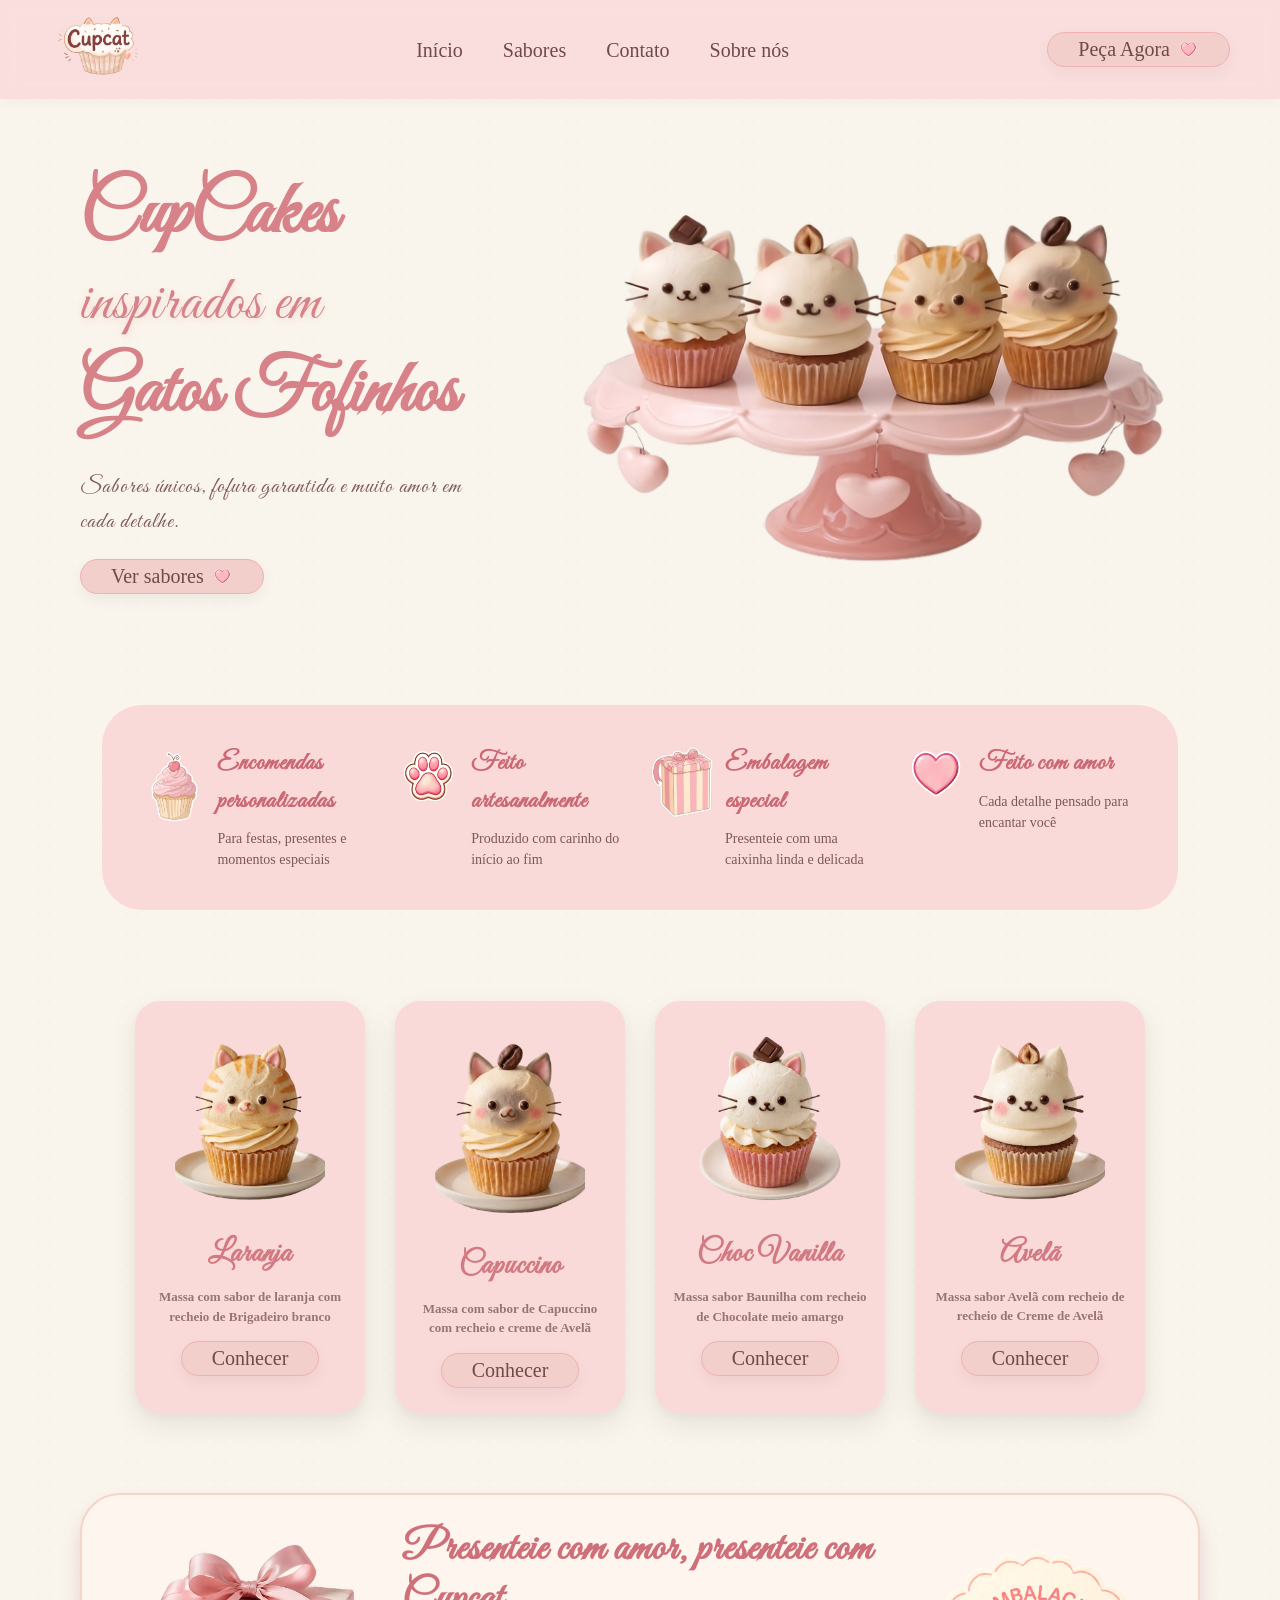
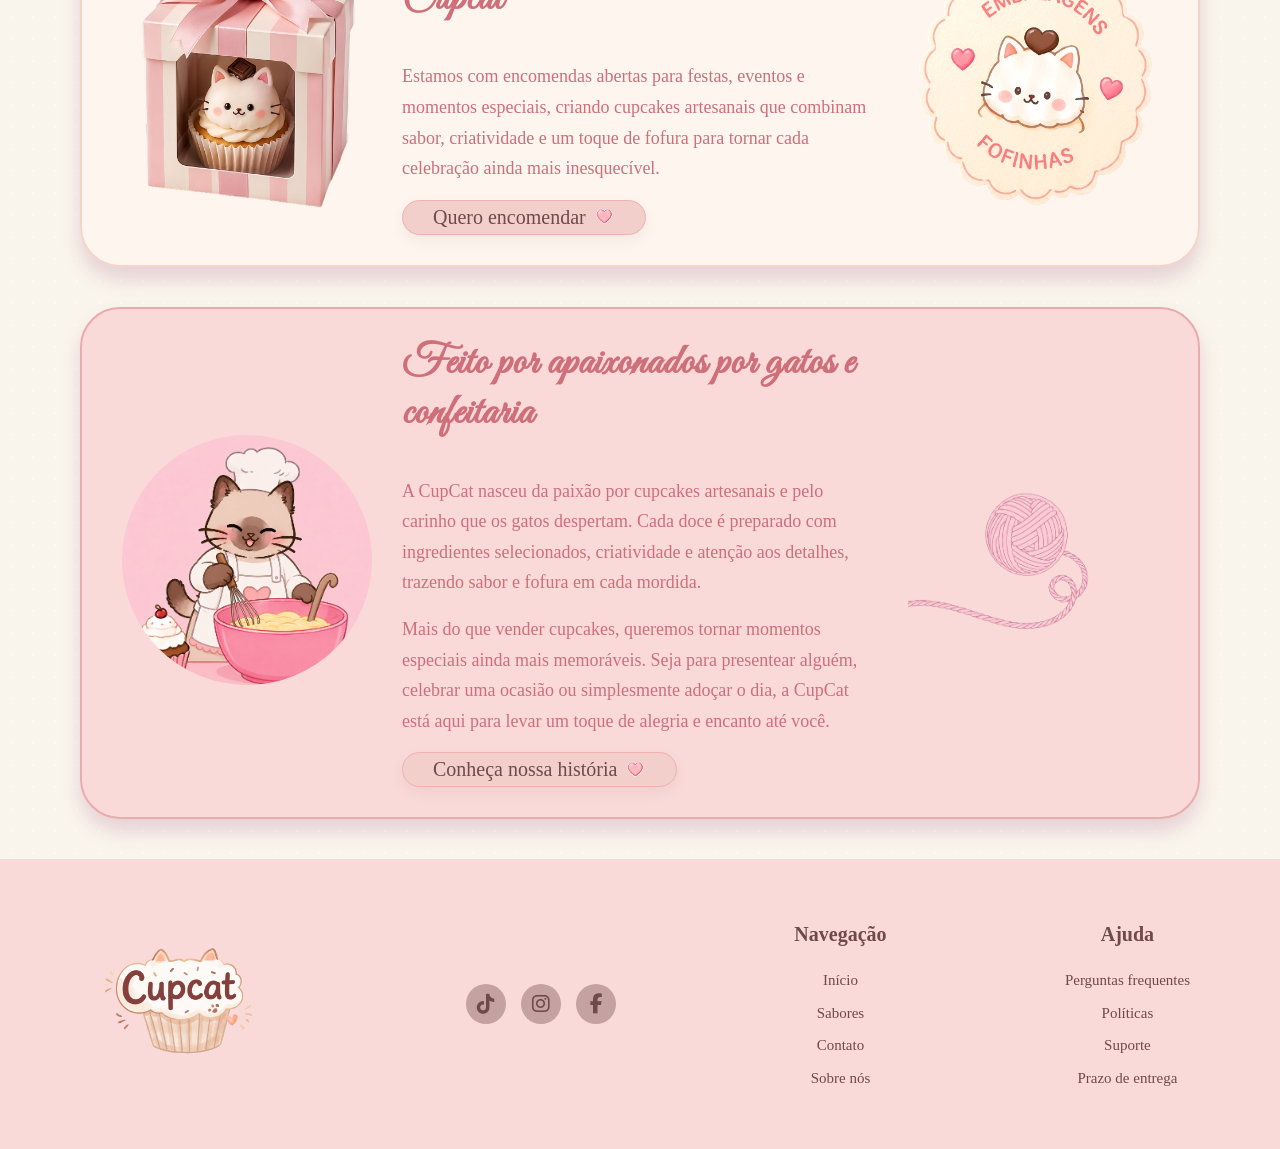
<file: index.html>
<!doctype html>
<html lang="pt-BR">
    <head>
        <meta charset="UTF-8" />
        <meta name="viewport" content="width=device-width, initial-scale=1.0" />
        <meta name="description" content="CupCat — Cupcakes artesanais inspirados em raças de gato. Sabores únicos, embalagens especiais e encomendas para festas e momentos especiais." />
        <meta name="theme-color" content="#fadad9" />
        <meta property="og:type" content="website" />
        <meta property="og:title" content="CupCat — Cupcakes inspirados em raças de gato" />
        <meta property="og:description" content="Sabores únicos, fofura garantida e muito amor em cada detalhe." />
        <meta property="og:image" content="Art CupCat/LogoSemFundo.png" />

        <link rel="stylesheet" href="Style.css" />
        <link rel="icon" href="Art CupCat/LogoSemFundo.png" />
        <link rel="stylesheet" href="https://cdnjs.cloudflare.com/ajax/libs/font-awesome/6.5.0/css/all.min.css" />
        <link rel="preconnect" href="https://fonts.googleapis.com">
        <link rel="preconnect" href="https://fonts.gstatic.com" crossorigin>
        <link href="https://fonts.googleapis.com/css2?family=Great+Vibes&display=swap" rel="stylesheet">
        <title>CupCat</title>
    </head>
    <body>
        <header>
            <nav>
                <div class="logo">
                    <img src="Art CupCat/LogoSemFundo.png" alt="Logo CupCat" />
                </div>
                <ul class="menu">
                    <li><a href="#">Início</a></li>
                    <li><a href="#">Sabores</a></li>
                    <li><a href="#">Contato</a></li>
                    <li><a href="#">Sobre nós</a></li>
                </ul>

                <button class="button">
                    Peça Agora
                    <img src="Art CupCat/icons/iconcoracao.png" alt="" />
                </button>
            </nav>
        </header>

        <main>
            <section class="hero">
                <div class="hero-text">
                    <h1>CupCakes</h1>
                    <h2>inspirados em</h2>
                    <h1>Gatos Fofinhos</h1>
                    <p> Sabores únicos, fofura garantida e muito amor em cada detalhe.</p>
                    <button class="button">
                        Ver sabores
                        <img src="Art CupCat/icons/iconcoracao.png" alt="" />
                    </button>
                </div>
                <div class="cupcakesprato">
                    <img src="Art CupCat/cupcakes/cupcakesJntos.png" alt="Prato com quatro Cupcakes"/>
                </div>
            </section>

            <section class="beneficios">
                <div class="beneficios-card">
                    <img src="Art CupCat/icons/iconcupcake.png" alt="Icone de cupcake" loading="lazy"/>
                    <div>
                        <h3>Encomendas personalizadas</h3>
                        <p>Para festas, presentes e momentos especiais</p>
                    </div>
                </div>

                <div class="beneficios-card">
                    <img src="Art CupCat/icons/iconPata.png" alt="Icone de Pata" loading="lazy"/>
                    <div>
                        <h3>Feito artesanalmente</h3>
                        <p>Produzido com carinho do início ao fim</p>
                    </div>
                </div>

                <div class="beneficios-card">
                    <img src="Art CupCat/icons/iconcaixa.png" alt="Icone de caixa" loading="lazy" />
                    <div>
                        <h3>Embalagem especial</h3>
                        <p>Presenteie com uma caixinha linda e delicada</p>
                    </div>
                </div>

                <div class="beneficios-card">
                    <img src="Art CupCat/icons/iconcoracao.png" alt="Icone de coração" loading="lazy" />
                    <div>
                        <h3>Feito com amor</h3>
                        <p>Cada detalhe pensado para encantar você</p>
                    </div>
                </div>
            </section>

            <section class="sabores">
                <div class="cards">
                    <div class="card">
                        <img src="Art CupCat/cupcakes/cupcatLaranja.png" alt="Cupcake sabor Laranja" loading="lazy" />
                        <h3>Laranja</h3>
                        <p>Massa com sabor de laranja com recheio de Brigadeiro branco </p>
                        <button class="button">Conhecer</button>
                    </div>

                    <div class="card">
                        <img src="Art CupCat/cupcakes/cafe.png" alt="Cupcake sabor Capuccino" loading="lazy" />
                        <h3>Capuccino</h3>
                        <p>Massa com sabor de Capuccino com recheio e creme de Avelã</p>
                        <button class="button">Conhecer</button>
                    </div>

                    <div class="card">
                        <img src="Art CupCat/cupcakes/chocvanilla.png" alt="Cupcake sabor Choc Vanilla" loading="lazy" />
                        <h3>Choc Vanilla</h3>
                        <p>Massa sabor Baunilha com recheio de Chocolate meio amargo</p>
                        <button class="button">Conhecer</button>
                    </div>

                    <div class="card">
                        <img src="Art CupCat/cupcakes/avela.png" alt="Cupcake sabor Avelã" loading="lazy" /> 
                        <h3>Avelã</h3>
                        <p> Massa sabor Avelã com recheio de recheio de Creme de Avelã</p>
                        <button class="button">Conhecer</button>
                    </div>
                </div>
            </section>

            <section class="promo-section">
                <div class="promo-card">
                    <div class="image-caixa">
                        <img src="Art CupCat/cupcakes/cupcakeCaixa.png" alt="Caixa para presente" loading="lazy" />
                    </div>
                    <div class="promo-content">
                        <h2>Presenteie com amor, presenteie com Cupcat</h2>
                        <p>Estamos com encomendas abertas para festas, eventos e momentos especiais, criando cupcakes artesanais que combinam sabor, criatividade e um toque de fofura para tornar cada celebração ainda mais inesquecível.</p>
                        <button class="button">
                            Quero encomendar
                            <img src="Art CupCat/icons/iconcoracao.png" alt="" />
                        </button>
                    </div>
                    <div class="promo-side">
                        <img src="Art CupCat/icons/seloEmbalagens.png" alt="Selo de embalagens especiais" loading="lazy" />
                    </div>
                </div>

                <div class="promo-card purple">
                    <div class="imagem-gato">
                        <img src="Art CupCat/gatoCozinhando.png" alt="Gato cozinhando cupcakes" loading="lazy" />
                    </div>
                    <div class="promo-content">
                        <h2>Feito por apaixonados por gatos e confeitaria</h2>
                        <p>A CupCat nasceu da paixão por cupcakes artesanais e pelo carinho que os gatos despertam. Cada doce é preparado com ingredientes selecionados, criatividade e atenção aos detalhes, trazendo sabor e fofura em cada mordida.</p>
                        <p>Mais do que vender cupcakes, queremos tornar momentos especiais ainda mais memoráveis. Seja para presentear alguém, celebrar uma ocasião ou simplesmente adoçar o dia, a CupCat está aqui para levar um toque de alegria e encanto até você. </p>
                        <button class="button">
                            Conheça nossa história
                            <img src="Art CupCat/icons/iconcoracao.png" alt="" />
                        </button>
                    </div>
                    <div class="promo-side">
                        <img src="Art CupCat/icons/iconNovelo.png" alt="Novelo de lã lilas" loading="lazy" />
                    </div>
                </div>
            </section>
        </main>

        <footer class="footer">
            <div class="footer-container">
                <div class="footerLogo">
                    <img src="Art CupCat/LogoSemFundo.png" alt="Logo CupCat" loading="lazy" />
                </div>

                <div class="social">
                    <a href="#" aria-label="TikTok">
                        <i class="fa-brands fa-tiktok" aria-hidden="true"></i>
                    </a>
                    <a href="#" aria-label="Instagram">
                        <i class="fa-brands fa-instagram" aria-hidden="true"></i>
                    </a>
                    <a href="#" aria-label="Facebook">
                        <i class="fa-brands fa-facebook-f" aria-hidden="true"></i>
                    </a>
                </div>

                <div class="footer-links">
                    <h3>Navegação</h3>
                    <a href="#">Início</a>
                    <a href="#">Sabores</a>
                    <a href="#">Contato</a>
                    <a href="#">Sobre nós</a>
                </div>

                <div class="footer-links">
                    <h3>Ajuda</h3>
                    <a href="#">Perguntas frequentes</a>
                    <a href="#">Políticas</a>
                    <a href="#">Suporte</a>
                    <a href="#">Prazo de entrega</a>
                </div>
            </div>
        </footer>
    </body>
</html>
</file>
<file: Style.css>
:root {
    --PaleBlush: #fadad9;
    --SoftCoral: #e9abae;
    --WarmPink: #e0959c;
    --MutedRaspberry: #d78289;
    --AntiqueRose: #ce6f79;
    --VintagePink: #c65c69;
    --brancoCreme: #faf5ec;
    --gateway-smoke: #70494a;
    --sakura: #f1b0b2;
    --misty-rose: #f2cfca;
}
* {
    margin: 0;
    padding: 0;
    box-sizing: border-box;
}
body {
    background-color: var(--brancoCreme);
    background-image:radial-gradient(rgba(255, 255, 255, 0.4) 1px, transparent 1px);
    background-size: 22px 22px;
    font-family: Georgia, "Times New Roman", Times, serif;
    color: var(--gateway-smoke);
    scroll-behavior: smooth;
    line-height: 1.5;
}
img {
    max-width: 100%;
    height: auto;
}
:focus:not(:focus-visible) {
    outline: none;
}
:focus-visible {
    outline: 2px solid var(--AntiqueRose);
    outline-offset: 3px;
    border-radius: 4px;
}


/*NAV*/
nav {
    background: rgba(250, 218, 217, 0.82);
    backdrop-filter: blur(10px);
    position: sticky;
    top: 0;
    z-index: 999;
    display: flex;
    justify-content: space-between;
    align-items: center;
    padding: 16px 50px;
    flex-wrap: wrap;
    gap: 16px;
    box-shadow:0 4px 12px rgba(0, 0, 0, 0.03);
    transition: all 0.3s ease;
}
.logo img {
    height: 60px;
}
.menu {
    font-size: 20px;
    display: flex;
    align-items: center;
    gap: 40px;
    font-family: Georgia, "Times New Roman", Times, serif;
    flex-wrap: wrap;
    list-style: none;
}

.menu a {
    position: relative;
    color: var(--gateway-smoke);
    font-weight: 500;
    text-decoration: none;
    transition: color 0.3s ease, transform 0.3s ease;
}
.menu a::after {
    content: "";
    position: absolute;
    left: 0;
    bottom: -5px;
    width: 0%;
    height: 2px;
    background: var(--sakura);
    transition: width 0.3s ease;
}
.menu a:hover::after {
    width: 100%;
}
.menu a:hover {
    color: var(--sakura);
}

/*BOTÕES*/
.button {
    background-color: var(--misty-rose);
    color: var(--gateway-smoke);
    padding: 5px 30px;
    font-size: 20px;
    border: 1px solid var(--sakura);
    border-radius: 30px;
    font-family: Georgia, "Times New Roman", Times, serif;
    display: inline-flex;
    align-items: center;
    justify-content: center;
    gap: 8px;
    cursor: pointer;
    transition: background-color 0.3s, transform 0.3s;
    box-shadow:0 6px 15px rgba(0, 0, 0, 0.05);
}
.button:hover {
    transform: translateY(-2px) scale(1.05);
    background-color: var(--sakura);
    box-shadow: 0 10px 20px rgba(0, 0, 0, 0.08);
}
.button img {
    height: 20px;
    width: auto;
}

/*HERO*/
.hero {
    display: flex;
    justify-content: space-between;
    align-items: center;
    padding: 60px 80px;
    gap: 40px;
    flex-wrap: wrap;
}

.hero-text {
    flex: 1 1 320px;
    max-width: 420px;
}

.hero-text h1 {
    font-family: "Great Vibes";
    font-size: 75px;
    color: var(--MutedRaspberry);
}

.hero-text h2 {
    font-family: "Great Vibes", cursive;
    font-size: 60px;
    font-weight: normal;
    color: var(--MutedRaspberry);
    letter-spacing: 1px;
    text-shadow: 0 2px 8px rgba(224, 149, 156, 0.25);
    line-height: 1.1;
}

.hero-text p {
    color: var(--gateway-smoke);
    font-family: "Great Vibes", cursive;
    letter-spacing: 1px;
    opacity: 0.9;
    font-size: 23px;
    margin: 20px 0;
}
.cupcakesprato {
    flex: 1 1 320px;
    display: flex;
    justify-content: center;
}

.cupcakesprato img {
    width: 100%;
    max-width: 600px;
    transition: transform 0.5s ease,filter 0.5s ease;
}
.cupcakesprato img:hover {
    transform: scale(1.03);
    filter: drop-shadow(0 12px 20px rgba(119, 1, 82, 0.151));
}

/*BENEFÍCIOS */
.beneficios {
    background: var(--PaleBlush);
    margin: 4vw 8vw;
    border-radius: 40px;
    padding: 40px;
    display: grid;
    grid-template-columns: repeat(4, 1fr);
    gap: 20px;
}
.beneficios-card {
    display: flex;
    gap: 10px;
    align-items: flex-start;
}

.beneficios-card img {
    width: 65px;
}

.beneficios-card h3 {
    font-family: "Great Vibes";
    letter-spacing: 1px;
    color: var(--VintagePink);
    font-size: 25px;
    opacity: 0.9;
    
}

.beneficios-card p {
    margin-top: 8px;
    color: var(--gateway-smoke);
    font-size: 14px;
    opacity: 0.9;
}

/* CARDS DE SABORES*/
.cards {
    display: flex;
    justify-content: center;
    gap: 30px;
    flex-wrap: wrap;
    padding: 40px 80px;
}

.card {
    width: 230px;
    background: var(--PaleBlush);
    border-radius: 25px;
    padding: 25px 15px;
    text-align: center;
    box-shadow:
    0 4px 10px rgba(0, 0, 0, 0.03),
    0 12px 30px rgba(0, 0, 0, 0.08);
    transition: transform 0.3s;
}

.card:hover {
    transform: translateY(-8px);
    box-shadow: 0 12px 20px rgba(119, 1, 82, 0.151)
}
.card img {
    width: 150px;
    margin: 0 auto 10px;
    transition: transform 0.4s ease;
}
.card:hover img {
    transform: scale(1.08);
}

.card h3 {
    font-family: "Great Vibes", cursive;
    letter-spacing: 1px;
    font-size: 30px;
    margin: 10px;
    color: var(--AntiqueRose);
    opacity: 0.9;
    font-weight: bold;
}

.card p {
    font-size: 13px;
    opacity: 0.7;
    margin-bottom: 15px;
    font-weight: bold;
    color: var(--gateway-smoke);
}


/* SEÇÃO PROMO*/
.promo-section {
    padding: 40px 80px;
    display: flex;
    flex-direction: column;
    gap: 40px;
}

.promo-card {
    background: #fff5ef;
    border: 2px solid #f3d6c9;
    border-radius: 40px;
    padding: 30px 40px;
    display: flex;
    align-items: center;
    justify-content: space-between;
    gap: 30px;
    flex-wrap: wrap;
    box-shadow: 0 12px 20px rgba(119, 1, 82, 0.151);
    transition: transform 0.3s ease, box-shadow 0.3s ease;
}
.promo-card:hover {
    transform: translateY(-4px);
    box-shadow: 0 12px 20px rgba(119, 1, 82, 0.151);
}
.purple {
    background: var(--PaleBlush);
    border-color: var(--SoftCoral);
}

.image-caixa img,
.promo-side img {
    width: 250px;
}

.imagem-gato img {
    width: 250px;
    border-radius: 50%;
}

.promo-content {
    flex: 1 1 300px;
    display: flex;
    flex-direction: column;
    align-items: flex-start;
    gap: 16px; 
}

.promo-content h2 {
    font-size: 42px;
    line-height: 1.2;
    color: var(--AntiqueRose);
    margin-bottom: 20px;
    font-family: "Great Vibes", cursive;
    letter-spacing: 1px;
}

.promo-content p {
    font-size: 18px;
    line-height: 1.7;
    color: var(--AntiqueRose);
}

/* FOOTER */
footer {
    font-family: Georgia, "Times New Roman", Times, serif;
    padding: 60px;
    background-color: var(--PaleBlush);
    text-align: center;
}

.footerLogo img {
    height: 110px;
    margin: 0 auto;
}

.footer-container {
    max-width: 1100px;
    margin: 0 auto;
    display: flex;
    justify-content: space-between;
    align-items: center;
    gap: 40px;
    flex-wrap: wrap;
}
.footer-links {
    display: flex;
    flex-direction: column;
    gap: 10px;
    color: var(--gateway-smoke);
}

.footer-links h3 {
    font-size: 20px;
    font-weight: bold;
    margin-bottom: 10px;
}

.footer-links a {
    color: var(--gateway-smoke);
    text-decoration: none;
    font-size: 15px;
    transition: color 0.3s;
}

.footer-links a:hover {
    color: var(--sakura);
}

.social {
    display: flex;
    gap: 15px;
    color: var(--gateway-smoke);
}

.social a {
    background: #70494a63;
    color: var(--gateway-smoke);
    font-size: 20px;
    width: 40px;
    height: 40px;
    border-radius: 50%;
    display: flex;
    align-items: center;
    justify-content: center;
    cursor: pointer;
    text-decoration: none;
    transition:
        background-color 0.3s,
        color 0.3s;
}

.social a:hover {
    background: #70494a75;

    color: var(--sakura);

    transform:
        translateY(-3px) scale(1.08);
}

/* DESKTOP PEQUENO*/
@media (max-width: 1024px) {
    nav {
        padding: 16px 32px;
    }
    .hero {
        padding: 40px 40px;
    }
    .hero-text h1 {
        font-size: 56px;
    }
    .beneficios {
        grid-template-columns: repeat(2, 1fr);
        margin: 4vw;
        gap: 24px;
    }
    .cards {
        padding: 30px 40px;
    }
    .promo-section {
        padding: 30px 40px;
    }
    .promo-content h2 {
        font-size: 34px;
    }
    .promo-content p {
        font-size: 18px;
    }
}

/* RESPONSIVO — TABLET*/
@media (max-width: 900px) {
    nav {
        padding: 16px 24px;
    }

    .menu {
        font-size: 16px;
        gap: 20px;
    }

    .hero {
        flex-direction: column;
        text-align: center;
        padding: 40px 24px;
    }

    .hero-text {
        max-width: 100%;
    }

    .hero-text p {
        margin: 20px auto;
    }

    .cupcakesprato {
        order: 2;
        width: 100%;
        height: auto;         
        min-height: 280px;      
    }

    .cupcakesprato img {
        width: auto;            
        max-width: 100%;
        height: 280px;        
        object-fit: contain; 
        display: block;
        margin: 0 auto;
    }

    .promo-card {
        flex-direction: column;
        align-items: center;
        text-align: center;
        padding: 30px 24px;
    }
    .image-caixa img,
    .imagem-gato img{
        width: 180px;
    }
    .promo-side {
        display: none;
    }
    .promo-content h2 {
        font-size: 28px;
    }

    .promo-content {
        align-items: center;
    }
    .promo-content p {
        font-size: 16px;
    }

    .footer-container {
        display: grid;
        grid-template-columns: repeat(2, 1fr);
        align-items: center;
        text-align: center;
        gap: 28px;
    }
    .social {
        justify-self: center;
        align-self: center;
    }

    .footer-links {
        align-items: center;
        text-align: center;
    }
}

/* RESPONSIVO — MOBILE*/
@media (max-width: 600px) {
    nav {
        flex-direction: column;
        align-items: center;
        padding: 16px 20px;
        gap: 12px;
    }

    .menu {
        font-size: 15px;
        gap: 14px;
        justify-content: center;
    }

    .button {
        font-size: 15px;
        padding: 7px 22px;
    }

    .logo img {
        height: 48px;
    }

    .hero {
        padding: 30px 20px;
        align-items: center;
    }

    .hero-text h1 {
        font-size: 44px;
    }

    .hero-text h2 {
        font-size: 24px;
    }

    .hero-text {
        order: 1;
    }
    .beneficios {
        grid-template-columns: 1fr;
        margin: 16px;
        padding: 24px;
        gap: 20px;
    }

    .cards {
        padding: 20px;
        gap: 20px;
    }

    .promo-section {
        padding: 20px 16px;
        gap: 24px;
    }
    .promo-card {
        flex-direction: column;
        align-items: center;
        text-align: center;
        padding: 24px 16px;
    }
    .image-caixa img,
    .imagem-gato img {
        width: 160px;
    }

    .promo-side {
        display: none;
    }
    .promo-content h2 {
        font-size: 24px;
    }
    .promo-content p {
        margin-bottom: 20px; 
    }
    .promo-content {
        align-items: center;
    }
    .promo-content button {
        padding: 12px 28px;
        font-size: 16px;
    }
    footer {
        padding: 40px 16px;
    }
    .footerLogo img {
        height: 64px;
    }
}
</file>
